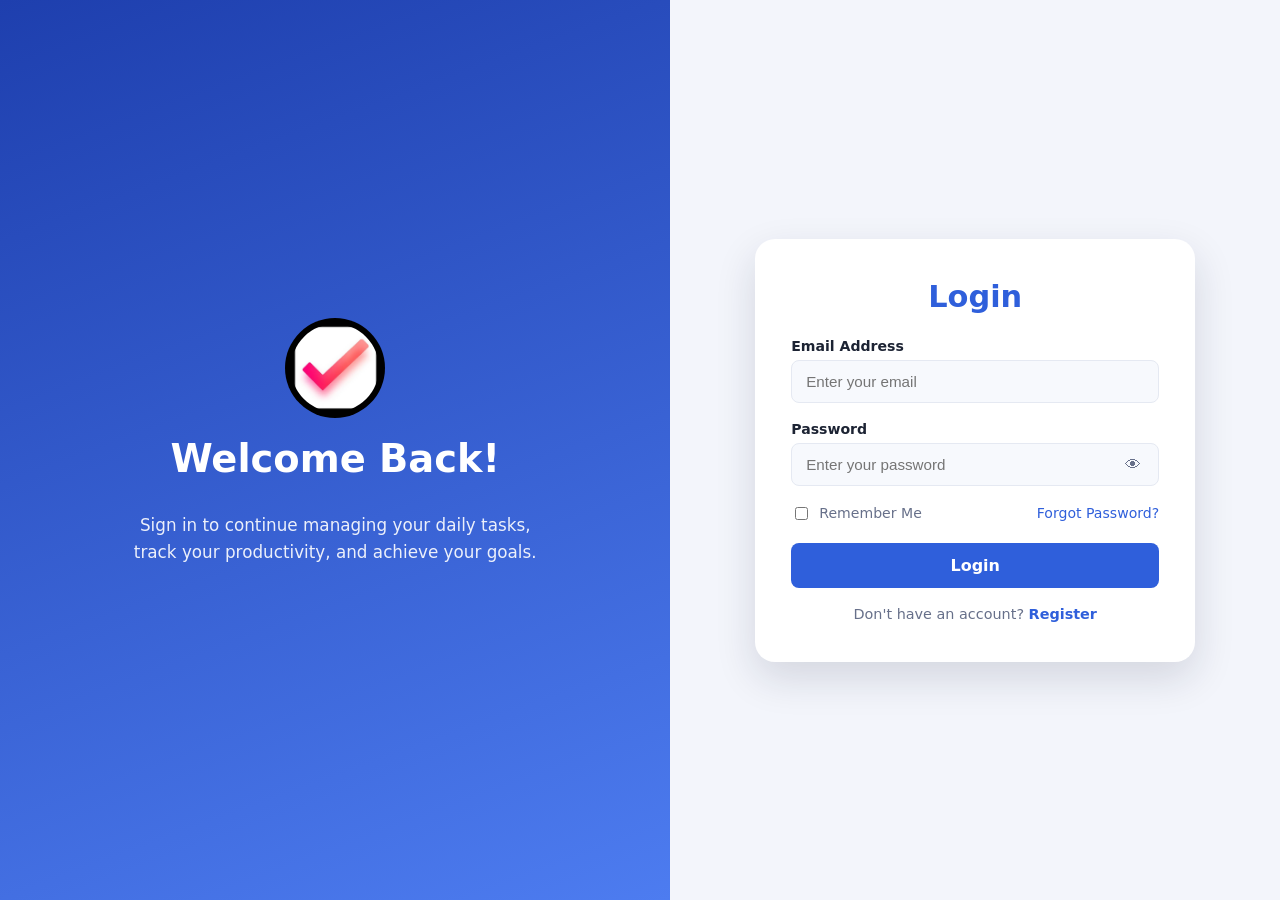
<file: src/main/resources/static/index.html>
<!DOCTYPE html>
<html lang="en">
<head>
<meta charset="UTF-8">
<title>Todo Manager</title>
<script>
    // Entry point: send logged-in users to the dashboard, everyone else to login.
    const raw = localStorage.getItem('todo_user');
    window.location.replace(raw ? 'dashboard.html' : 'login.html');
</script>
</head>
<body>
</body>
</html>
</file>
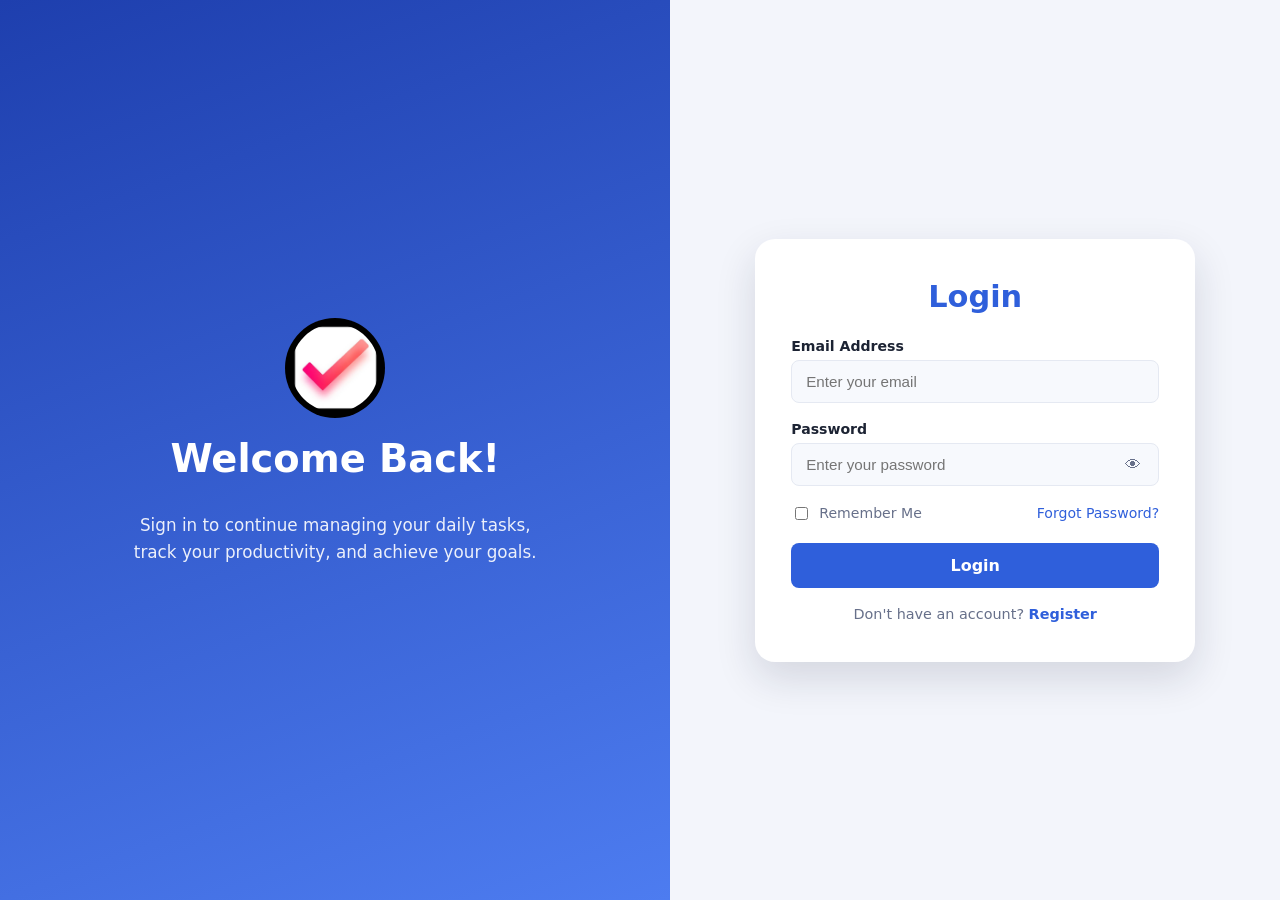
<file: src/main/resources/static/calendar.html>
<!DOCTYPE html>
<html lang="en">
<head>
<meta charset="UTF-8">
<meta name="viewport" content="width=device-width, initial-scale=1.0">
<title>Calendar — Todo Manager</title>
<link rel="stylesheet" href="css/style.css">
</head>
<body>
<div class="app-shell">
    <aside class="sidebar">
        <div class="brand"><img src="img/logo.jpeg" alt="Logo" class="brand-logo"> Todo Manager</div>
        <nav>
            <a href="dashboard.html"><span class="icon">🏠</span> Dashboard</a>
            <a href="calendar.html" class="active"><span class="icon">📅</span> Calendar</a>
            <a href="profile.html"><span class="icon">⭐</span> Profile</a>
            <a href="#" id="categoriesLink"><span class="icon">📁</span> Categories</a>
            <a href="profile.html"><span class="icon">⚙️</span> Settings</a>
        </nav>
        <button class="btn-logout" id="logoutBtn">Logout</button>
    </aside>

    <main class="main">
        <div class="main-header">
            <h1>Calendar</h1>
            <div class="header-actions">
                <button class="icon-btn" id="themeToggleBtn" title="Toggle dark / light theme">🌙</button>
                <button class="btn-add" id="addTaskBtn">+ Add Task</button>
            </div>
        </div>

        <div class="calendar-wrap">
            <div>
                <div class="panel">
                    <div class="calendar-nav">
                        <button id="prevMonth">‹</button>
                        <div class="month-label" id="monthLabel"></div>
                        <button id="nextMonth">›</button>
                    </div>
                    <div class="calendar-grid" id="calendarGrid"></div>
                </div>
            </div>

            <div class="day-detail-panel">
                <h3 id="selectedDateLabel">Select a day</h3>
                <div class="task-list" id="dayTaskList"></div>
            </div>
        </div>
    </main>
</div>

<!-- Add / Edit Task Modal (same as dashboard) -->
<div class="modal-overlay" id="taskModalOverlay">
    <div class="modal">
        <h2 id="modalTitle">Add Task</h2>
        <div class="form-error" id="taskErrorBox"></div>
        <form id="taskForm">
            <input type="hidden" id="taskId">
            <div class="field">
                <label for="taskTitle">Title</label>
                <input type="text" id="taskTitle" placeholder="e.g. Finish project report" required>
            </div>
            <div class="field">
                <label for="taskDescription">Description</label>
                <input type="text" id="taskDescription" placeholder="Optional details">
            </div>
            <div class="field-row">
                <div class="field">
                    <label for="taskCategory">Category</label>
                    <input type="text" id="taskCategory" placeholder="e.g. Work, Study">
                </div>
                <div class="field">
                    <label for="taskPriority">Priority</label>
                    <select id="taskPriority">
                        <option value="Low">Low</option>
                        <option value="Medium" selected>Medium</option>
                        <option value="High">High</option>
                    </select>
                </div>
            </div>
            <div class="field-row">
                <div class="field">
                    <label for="taskDueDate">Due Date</label>
                    <input type="date" id="taskDueDate" required>
                </div>
                <div class="field">
                    <label for="taskDueTime">Due Time</label>
                    <input type="time" id="taskDueTime">
                </div>
            </div>
            <div class="field">
                <label for="taskReminder">Remind me before (minutes)</label>
                <input type="number" id="taskReminder" value="15" min="0">
            </div>
            <div class="modal-actions">
                <button type="button" class="btn-secondary" id="cancelTaskBtn">Cancel</button>
                <button type="submit" class="btn-primary" id="saveTaskBtn">Save Task</button>
            </div>
        </form>
    </div>
</div>

<script src="js/common.js"></script>
<script src="js/calendar.js"></script>
</body>
</html>
</file>
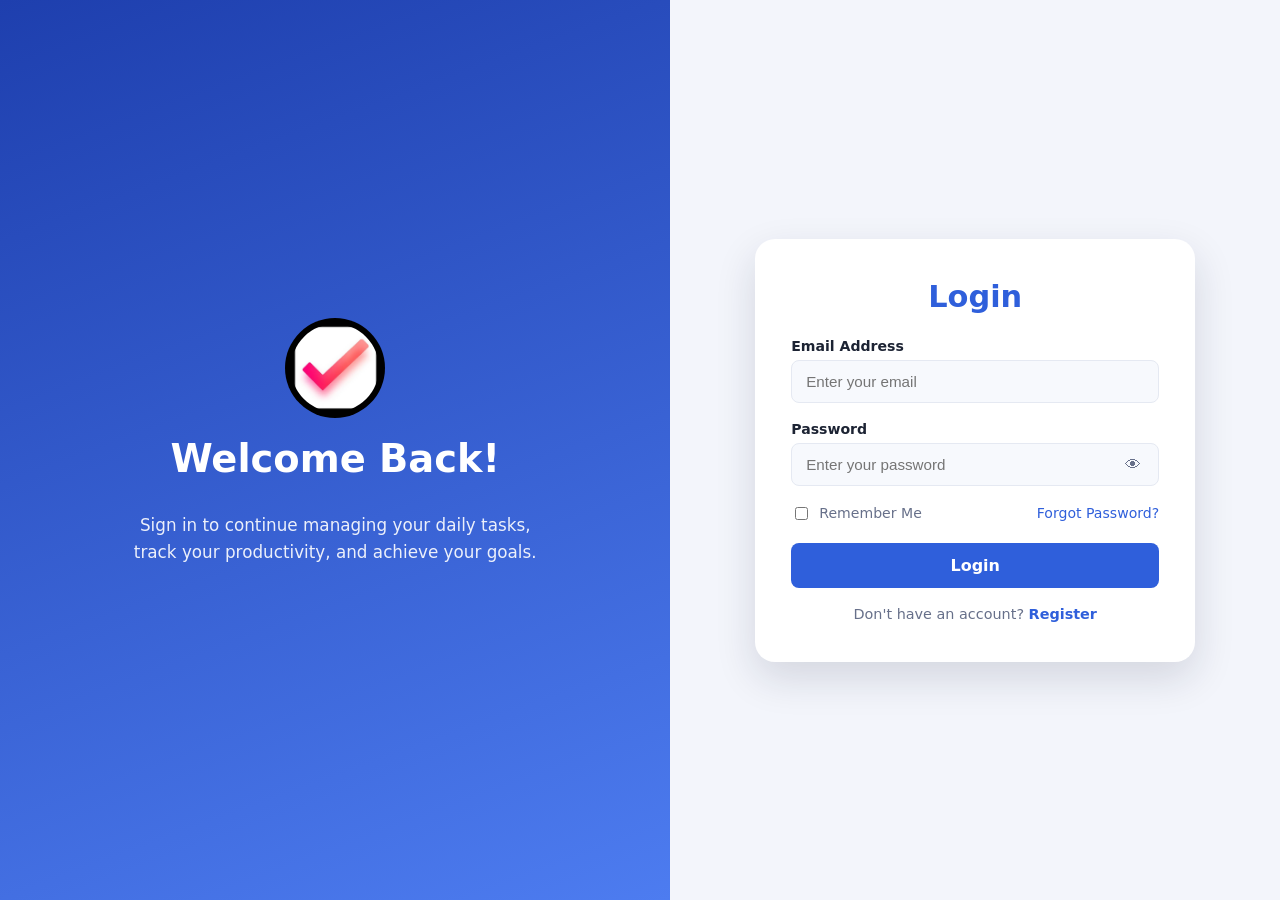
<file: src/main/resources/static/dashboard.html>
<!DOCTYPE html>
<html lang="en">
<head>
<meta charset="UTF-8">
<meta name="viewport" content="width=device-width, initial-scale=1.0">
<title>Dashboard — Todo Manager</title>
<link rel="stylesheet" href="css/style.css">
</head>
<body>
<div class="app-shell">
    <aside class="sidebar">
        <div class="brand"><img src="img/logo.jpeg" alt="Logo" class="brand-logo"> Todo Manager</div>
        <nav>
            <a href="dashboard.html" class="active"><span class="icon">🏠</span> Dashboard</a>
            <a href="calendar.html"><span class="icon">📅</span> Calendar</a>
            <a href="profile.html"><span class="icon">⭐</span> Profile</a>
            <a href="#" id="categoriesLink"><span class="icon">📁</span> Categories</a>
            <a href="#" id="settingsLink"><span class="icon">⚙️</span> Settings</a>
        </nav>
        <button class="btn-logout" id="logoutBtn">Logout</button>
    </aside>

    <main class="main">
        <div class="main-header">
            <h1 id="greeting">Hello 👋</h1>
            <div class="header-actions">
                <button class="icon-btn" id="themeToggleBtn" title="Toggle dark / light theme">🌙</button>
                <button class="icon-btn" id="notifBtn">🔔<span class="notif-dot" id="notifDot"></span></button>
                <button class="btn-add" id="addTaskBtn">+ Add Task</button>
            </div>
        </div>

        <div class="notif-panel" id="notifPanel"></div>

        <div class="quote-banner">"Stay focused and never stop learning."</div>

        <div class="stats-grid">
            <div class="stat-card"><div class="label">Total Tasks</div><div class="value" id="statTotal">0</div></div>
            <div class="stat-card completed"><div class="label">Completed</div><div class="value" id="statCompleted">0</div></div>
            <div class="stat-card pending"><div class="label">Pending</div><div class="value" id="statPending">0</div></div>
            <div class="stat-card"><div class="label">Reward Points</div><div class="value" id="statRewardPoints">0</div></div>
        </div>

        <div class="panel">
            <h3>Today's Progress</h3>
            <div class="progress-track"><div class="progress-fill" id="progressFill"></div></div>
        </div>

        <div class="panel">
            <h3>Rewards, Badges &amp; Stickers</h3>
            <div class="rewards-row">
                <div class="reward-chip"><div class="emoji">⭐</div><div class="num" id="rewardPoints">0</div><div class="lbl">Points Earned</div></div>
                <div class="reward-chip"><div class="emoji">🏅</div><div class="num" id="badgeCount">0</div><div class="lbl">Badges Earned</div></div>
                <div class="reward-chip"><div class="emoji">🎟️</div><div class="num" id="stickerCount">0</div><div class="lbl">Stickers Earned</div></div>
            </div>
        </div>

        <div class="toolbar">
            <input type="text" class="search-input" id="searchInput" placeholder="Search Tasks...">
            <select class="filter-select" id="filterSelect">
                <option value="All">All Tasks</option>
                <option value="Pending">Pending</option>
                <option value="Completed">Completed</option>
                <option value="High">High Priority</option>
                <option value="Medium">Medium Priority</option>
                <option value="Low">Low Priority</option>
            </select>
        </div>

        <div class="task-list" id="taskList"></div>
    </main>
</div>

<!-- Add / Edit Task Modal -->
<div class="modal-overlay" id="taskModalOverlay">
    <div class="modal">
        <h2 id="modalTitle">Add Task</h2>
        <div class="form-error" id="taskErrorBox"></div>
        <form id="taskForm">
            <input type="hidden" id="taskId">
            <div class="field">
                <label for="taskTitle">Title</label>
                <input type="text" id="taskTitle" placeholder="e.g. Finish project report" required>
            </div>
            <div class="field">
                <label for="taskDescription">Description</label>
                <input type="text" id="taskDescription" placeholder="Optional details">
            </div>
            <div class="field-row">
                <div class="field">
                    <label for="taskCategory">Category</label>
                    <input type="text" id="taskCategory" placeholder="e.g. Work, Study">
                </div>
                <div class="field">
                    <label for="taskPriority">Priority</label>
                    <select id="taskPriority">
                        <option value="Low">Low</option>
                        <option value="Medium" selected>Medium</option>
                        <option value="High">High</option>
                    </select>
                </div>
            </div>
            <div class="field-row">
                <div class="field">
                    <label for="taskDueDate">Due Date</label>
                    <input type="date" id="taskDueDate">
                </div>
                <div class="field">
                    <label for="taskDueTime">Due Time</label>
                    <input type="time" id="taskDueTime">
                </div>
            </div>
            <div class="field">
                <label for="taskReminder">Remind me before (minutes)</label>
                <input type="number" id="taskReminder" value="15" min="0">
            </div>
            <div class="modal-actions">
                <button type="button" class="btn-secondary" id="cancelTaskBtn">Cancel</button>
                <button type="submit" class="btn-primary" id="saveTaskBtn">Save Task</button>
            </div>
        </form>
    </div>
</div>

<script src="js/common.js"></script>
<script src="js/dashboard.js"></script>
</body>
</html>
</file>
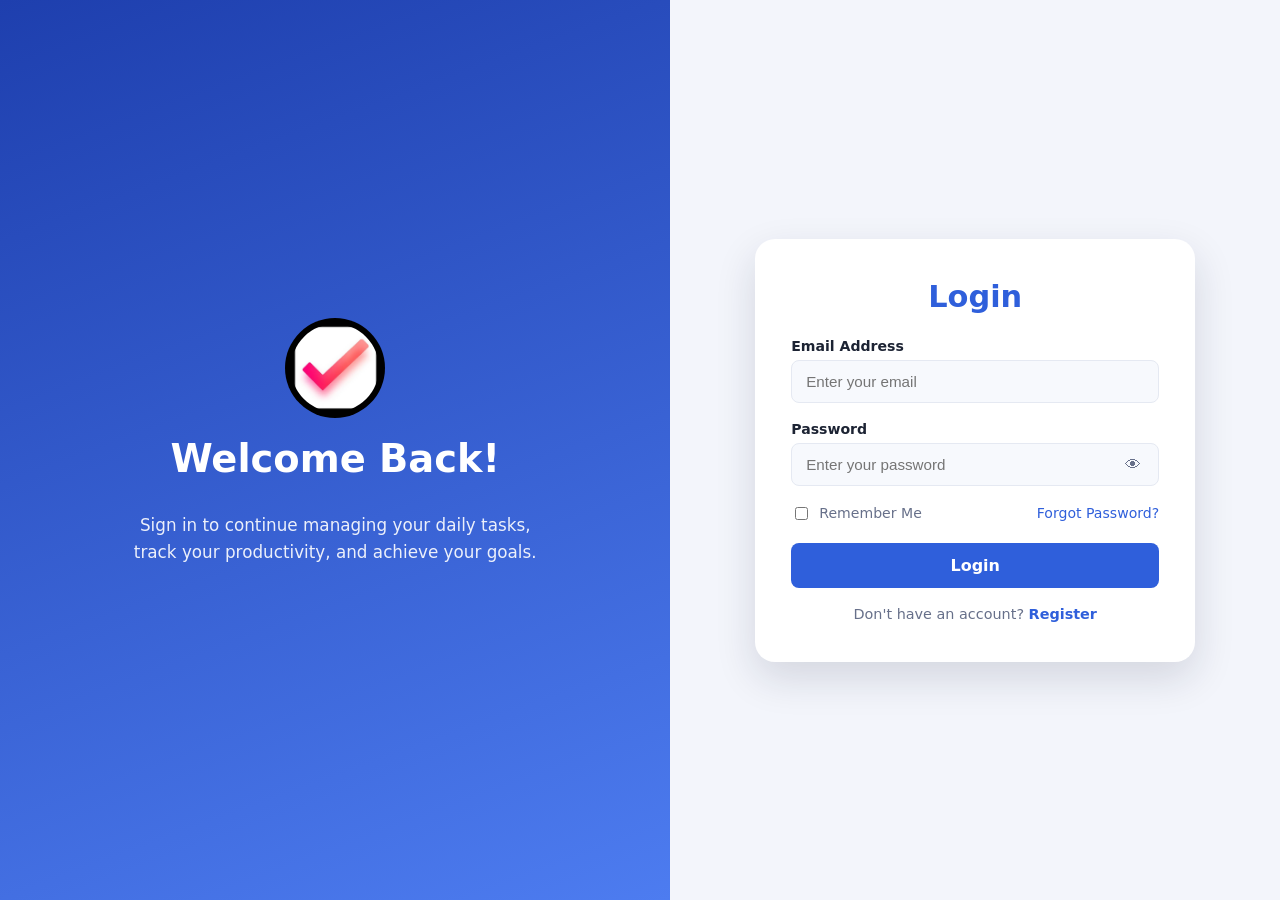
<file: src/main/resources/static/login.html>
<!DOCTYPE html>
<html lang="en">
<head>
<meta charset="UTF-8">
<meta name="viewport" content="width=device-width, initial-scale=1.0">
<title>Login — Todo Manager</title>
<link rel="stylesheet" href="css/style.css">
</head>
<body>
<div class="auth-wrapper">
    <div class="auth-hero">
        <div class="logo-mark"><img src="img/logo.jpeg" alt="Todo Manager logo"></div>
        <h1>Welcome Back!</h1>
        <p>Sign in to continue managing your daily tasks, track your productivity, and achieve your goals.</p>
    </div>
    <div class="auth-panel">
        <div class="auth-card">
            <h2>Login</h2>
            <div class="form-error" id="errorBox"></div>

            <form id="loginForm">
                <div class="field">
                    <label for="email">Email Address</label>
                    <input type="email" id="email" placeholder="Enter your email" required>
                </div>
                <div class="field">
                    <label for="password">Password</label>
                    <div class="password-field">
                        <input type="password" id="password" placeholder="Enter your password" required>
                        <button type="button" class="toggle-eye" id="toggleEye">👁</button>
                    </div>
                </div>
                <div class="checkbox-row">
                    <label><input type="checkbox" id="remember"> Remember Me</label>
                    <a href="#" id="forgotLink">Forgot Password?</a>
                </div>
                <button type="submit" class="btn-primary" id="loginBtn">Login</button>
            </form>

            <div class="auth-footer-link">
                Don't have an account? <a href="register.html">Register</a>
            </div>
        </div>
    </div>
</div>

<script src="js/common.js"></script>
<script>
    initThemeFromUser();

    document.getElementById('toggleEye').addEventListener('click', () => {
        const pw = document.getElementById('password');
        pw.type = pw.type === 'password' ? 'text' : 'password';
    });

    document.getElementById('forgotLink').addEventListener('click', (e) => {
        e.preventDefault();
        alert('Please contact support or your instructor to reset your password for this project demo.');
    });

    document.getElementById('loginForm').addEventListener('submit', async (e) => {
        e.preventDefault();
        const errorBox = document.getElementById('errorBox');
        errorBox.classList.remove('show');
        const btn = document.getElementById('loginBtn');
        btn.disabled = true;
        btn.textContent = 'Logging in...';

        try {
            const user = await apiRequest('/auth/login', {
                method: 'POST',
                body: JSON.stringify({
                    email: document.getElementById('email').value.trim(),
                    password: document.getElementById('password').value
                })
            });
            setCurrentUser(user);
            window.location.href = 'dashboard.html';
        } catch (err) {
            errorBox.textContent = err.message;
            errorBox.classList.add('show');
        } finally {
            btn.disabled = false;
            btn.textContent = 'Login';
        }
    });
</script>
</body>
</html>
</file>
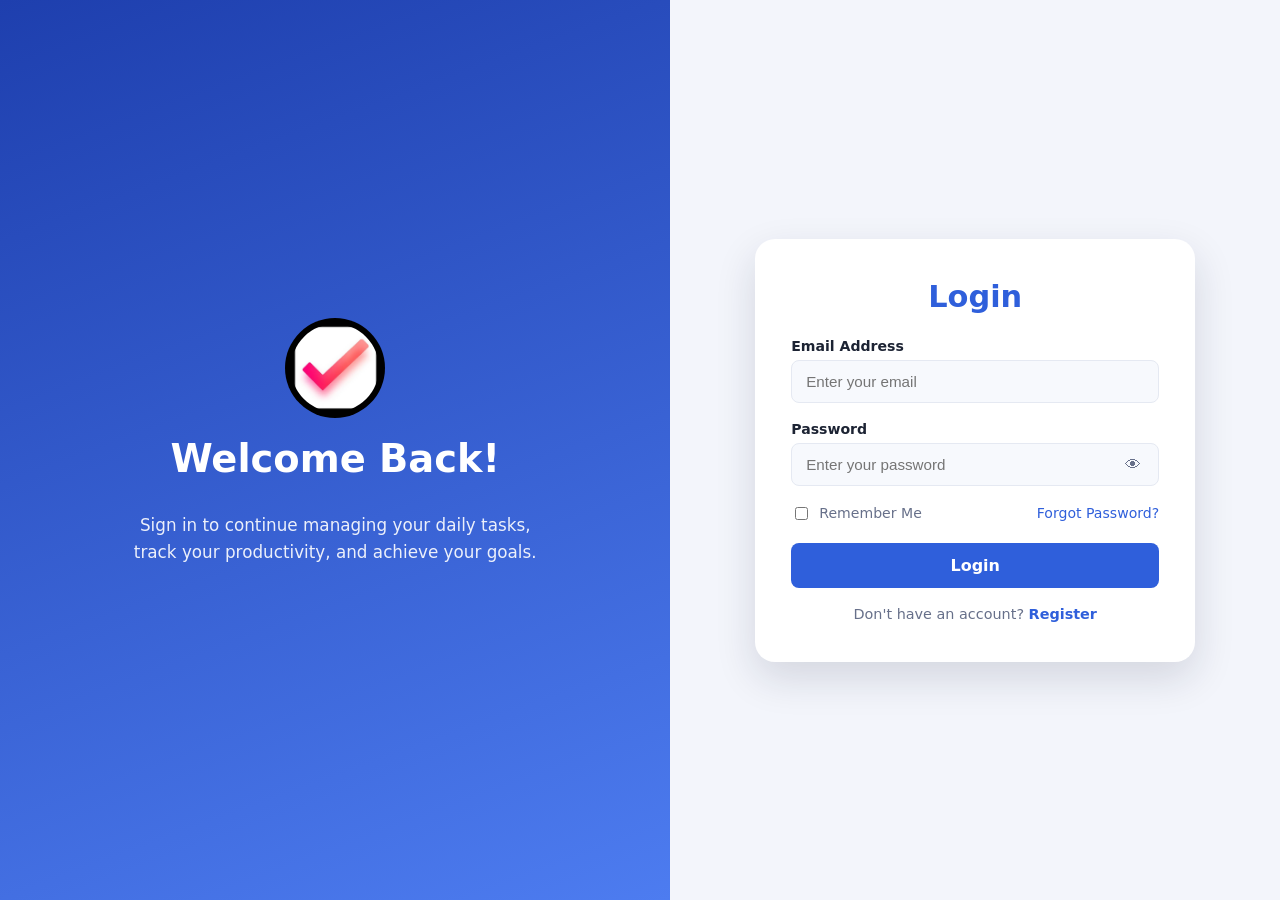
<file: src/main/resources/static/profile.html>
<!DOCTYPE html>
<html lang="en">
<head>
<meta charset="UTF-8">
<meta name="viewport" content="width=device-width, initial-scale=1.0">
<title>Profile — Todo Manager</title>
<link rel="stylesheet" href="css/style.css">
</head>
<body>
<div class="app-shell">
    <aside class="sidebar">
        <div class="brand"><img src="img/logo.jpeg" alt="Logo" class="brand-logo"> Todo Manager</div>
        <nav>
            <a href="dashboard.html"><span class="icon">🏠</span> Dashboard</a>
            <a href="calendar.html"><span class="icon">📅</span> Calendar</a>
            <a href="profile.html" class="active"><span class="icon">⭐</span> Profile</a>
            <a href="#" id="categoriesLink"><span class="icon">📁</span> Categories</a>
            <a href="profile.html"><span class="icon">⚙️</span> Settings</a>
        </nav>
        <button class="btn-logout" id="logoutBtn">Logout</button>
    </aside>

    <main class="main">
        <div class="main-header"><h1>Profile</h1>
            <button class="icon-btn" id="themeToggleBtn" title="Toggle dark / light theme">🌙</button>
        </div>

        <div class="form-success" id="successBox"></div>
        <div class="form-error" id="errorBox"></div>

        <div class="profile-grid">
            <div class="profile-photo-card">
                <img id="profileImg" src="img/default-profile.png" alt="Profile picture">
                <div>
                    <button class="change-photo-btn" id="changePhotoBtn">Change Photo</button>
                    <input type="file" id="photoInput" accept="image/*" style="display:none">
                </div>
                <div class="theme-toggle-row">
                    <span>🌙 Dark Theme</span>
                    <label class="switch">
                        <input type="checkbox" id="themeSwitch">
                        <span class="slider"></span>
                    </label>
                </div>
            </div>

            <div>
                <div class="panel">
                    <h3>Personal Details</h3>
                    <form id="profileForm">
                        <div class="field-row">
                            <div class="field">
                                <label for="fullName">Full Name</label>
                                <input type="text" id="fullName" required>
                            </div>
                            <div class="field">
                                <label for="username">Username</label>
                                <input type="text" id="username" required>
                            </div>
                        </div>
                        <div class="field-row">
                            <div class="field">
                                <label for="email">Email Address</label>
                                <input type="email" id="email" required>
                            </div>
                            <div class="field">
                                <label for="phone">Phone Number</label>
                                <input type="tel" id="phone">
                            </div>
                        </div>
                        <div class="field-row">
                            <div class="field">
                                <label for="dob">Date of Birth</label>
                                <input type="date" id="dob">
                            </div>
                            <div class="field">
                                <label for="country">Country</label>
                                <input type="text" id="country">
                            </div>
                        </div>
                        <div class="field">
                            <label for="gender">Gender</label>
                            <select id="gender">
                                <option value="">Prefer not to say</option>
                                <option value="Male">Male</option>
                                <option value="Female">Female</option>
                                <option value="Other">Other</option>
                            </select>
                        </div>
                        <button type="submit" class="btn-primary" id="saveProfileBtn" style="width:auto; padding:12px 28px;">Save Changes</button>
                    </form>
                </div>

                <div class="panel">
                    <h3>Change Password</h3>
                    <form id="passwordForm">
                        <div class="field-row">
                            <div class="field">
                                <label for="currentPassword">Current Password</label>
                                <input type="password" id="currentPassword" required>
                            </div>
                            <div class="field">
                                <label for="newPassword">New Password</label>
                                <input type="password" id="newPassword" minlength="6" required>
                            </div>
                        </div>
                        <button type="submit" class="btn-primary" id="savePasswordBtn" style="width:auto; padding:12px 28px;">Update Password</button>
                    </form>
                </div>
            </div>
        </div>
    </main>
</div>

<script src="js/common.js"></script>
<script src="js/profile.js"></script>
</body>
</html>
</file>
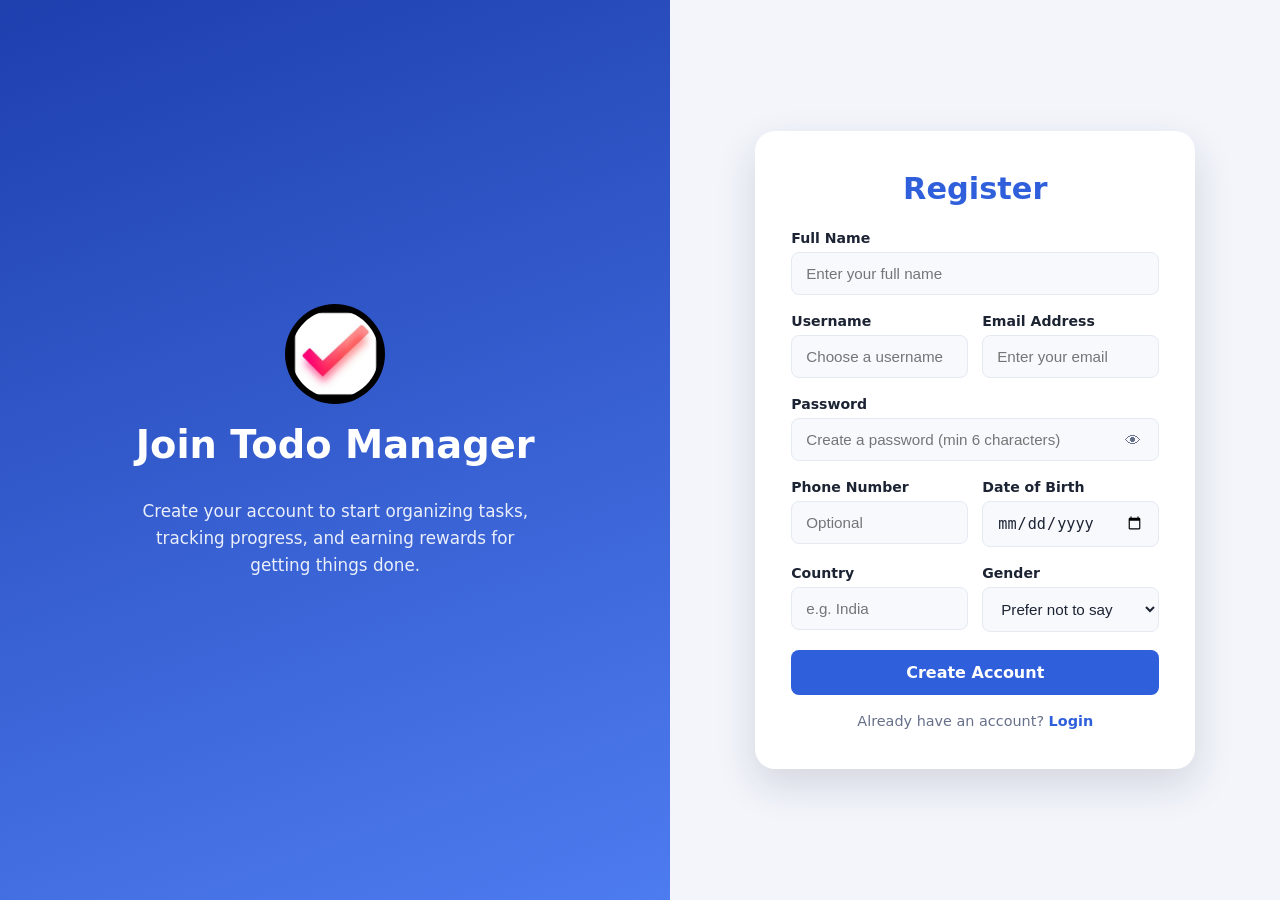
<file: src/main/resources/static/register.html>
<!DOCTYPE html>
<html lang="en">
<head>
<meta charset="UTF-8">
<meta name="viewport" content="width=device-width, initial-scale=1.0">
<title>Register — Todo Manager</title>
<link rel="stylesheet" href="css/style.css">
</head>
<body>
<div class="auth-wrapper">
    <div class="auth-hero">
        <div class="logo-mark"><img src="img/logo.jpeg" alt="Todo Manager logo"></div>
        <h1>Join Todo Manager</h1>
        <p>Create your account to start organizing tasks, tracking progress, and earning rewards for getting things done.</p>
    </div>
    <div class="auth-panel">
        <div class="auth-card">
            <h2>Register</h2>
            <div class="form-error" id="errorBox"></div>

            <form id="registerForm">
                <div class="field">
                    <label for="fullName">Full Name</label>
                    <input type="text" id="fullName" placeholder="Enter your full name" required>
                </div>
                <div class="field-row">
                    <div class="field">
                        <label for="username">Username</label>
                        <input type="text" id="username" placeholder="Choose a username" required>
                    </div>
                    <div class="field">
                        <label for="email">Email Address</label>
                        <input type="email" id="email" placeholder="Enter your email" required>
                    </div>
                </div>
                <div class="field">
                    <label for="password">Password</label>
                    <div class="password-field">
                        <input type="password" id="password" placeholder="Create a password (min 6 characters)" minlength="6" required>
                        <button type="button" class="toggle-eye" id="toggleEye">👁</button>
                    </div>
                </div>
                <div class="field-row">
                    <div class="field">
                        <label for="phone">Phone Number</label>
                        <input type="tel" id="phone" placeholder="Optional">
                    </div>
                    <div class="field">
                        <label for="dob">Date of Birth</label>
                        <input type="date" id="dob">
                    </div>
                </div>
                <div class="field-row">
                    <div class="field">
                        <label for="country">Country</label>
                        <input type="text" id="country" placeholder="e.g. India">
                    </div>
                    <div class="field">
                        <label for="gender">Gender</label>
                        <select id="gender">
                            <option value="">Prefer not to say</option>
                            <option value="Male">Male</option>
                            <option value="Female">Female</option>
                            <option value="Other">Other</option>
                        </select>
                    </div>
                </div>
                <button type="submit" class="btn-primary" id="registerBtn">Create Account</button>
            </form>

            <div class="auth-footer-link">
                Already have an account? <a href="login.html">Login</a>
            </div>
        </div>
    </div>
</div>

<script src="js/common.js"></script>
<script>
    initThemeFromUser();

    document.getElementById('toggleEye').addEventListener('click', () => {
        const pw = document.getElementById('password');
        pw.type = pw.type === 'password' ? 'text' : 'password';
    });

    document.getElementById('registerForm').addEventListener('submit', async (e) => {
        e.preventDefault();
        const errorBox = document.getElementById('errorBox');
        errorBox.classList.remove('show');
        const btn = document.getElementById('registerBtn');
        btn.disabled = true;
        btn.textContent = 'Creating account...';

        const payload = {
            fullName: document.getElementById('fullName').value.trim(),
            username: document.getElementById('username').value.trim(),
            email: document.getElementById('email').value.trim(),
            password: document.getElementById('password').value,
            phone: document.getElementById('phone').value.trim() || null,
            dob: document.getElementById('dob').value || null,
            country: document.getElementById('country').value.trim() || null,
            gender: document.getElementById('gender').value || null
        };

        try {
            const user = await apiRequest('/auth/register', {
                method: 'POST',
                body: JSON.stringify(payload)
            });
            setCurrentUser(user);
            window.location.href = 'dashboard.html';
        } catch (err) {
            errorBox.textContent = err.message;
            errorBox.classList.add('show');
        } finally {
            btn.disabled = false;
            btn.textContent = 'Create Account';
        }
    });
</script>
</body>
</html>
</file>
<file: src/main/resources/static/css/style.css>
/* =========================================================
   Todo Manager — shared stylesheet
   Matches the blue login + card-based dashboard reference design.
   Theme is driven by data-theme="light|dark" on <html>.
   ========================================================= */

:root {
    --primary: #2f5fdb;
    --primary-dark: #2347b0;
    --primary-light: #e8eefc;
    --gradient-start: #1e3fae;
    --gradient-end: #4d7cf0;

    --bg: #f3f5fb;
    --surface: #ffffff;
    --surface-alt: #f7f9fd;
    --border: #e5e9f2;

    --text: #1c2333;
    --text-muted: #67708a;
    --text-faint: #9aa2b8;

    --success: #22a35e;
    --warning: #e5a028;
    --danger: #e0473f;

    --radius-sm: 8px;
    --radius-md: 14px;
    --radius-lg: 20px;
    --shadow-sm: 0 1px 2px rgba(20, 30, 60, 0.06);
    --shadow-md: 0 8px 24px rgba(20, 30, 60, 0.08);
    --shadow-lg: 0 16px 40px rgba(20, 30, 60, 0.14);
}

html[data-theme="dark"] {
    --primary: #6a8dff;
    --primary-dark: #4d70e0;
    --primary-light: #202a45;
    --gradient-start: #0e1730;
    --gradient-end: #2c3f7a;

    --bg: #10141f;
    --surface: #171d2c;
    --surface-alt: #1c2335;
    --border: #2a3247;

    --text: #eef1f8;
    --text-muted: #a4acc4;
    --text-faint: #6b7391;

    --success: #3fc17d;
    --warning: #f0b94a;
    --danger: #f0655c;

    --shadow-sm: 0 1px 2px rgba(0, 0, 0, 0.3);
    --shadow-md: 0 8px 24px rgba(0, 0, 0, 0.35);
    --shadow-lg: 0 16px 40px rgba(0, 0, 0, 0.45);
}

* { box-sizing: border-box; }

body {
    margin: 0;
    font-family: 'Poppins', 'Segoe UI', system-ui, sans-serif;
    background: var(--bg);
    color: var(--text);
    transition: background .2s ease, color .2s ease;
}

a { color: var(--primary); text-decoration: none; }
a:hover { text-decoration: underline; }

button { font-family: inherit; cursor: pointer; }

/* ---------- Auth pages (login / register) ---------- */
.auth-wrapper {
    min-height: 100vh;
    display: grid;
    grid-template-columns: 1.1fr 1fr;
}
.auth-hero {
    background: linear-gradient(160deg, var(--gradient-start), var(--gradient-end));
    color: #fff;
    display: flex;
    flex-direction: column;
    align-items: center;
    justify-content: center;
    text-align: center;
    padding: 48px;
}
.auth-hero .logo-mark {
    font-size: 42px;
    margin-bottom: 18px;
}
.auth-hero h1 {
    font-size: 2.4rem;
    margin: 0 0 14px;
    font-weight: 800;
}
.auth-hero p {
    max-width: 420px;
    font-size: 1.05rem;
    opacity: .9;
    line-height: 1.6;
}
.auth-panel {
    display: flex;
    align-items: center;
    justify-content: center;
    padding: 32px;
    background: var(--bg);
}
.auth-card {
    width: 100%;
    max-width: 440px;
    background: var(--surface);
    border-radius: var(--radius-lg);
    box-shadow: var(--shadow-lg);
    padding: 40px 36px;
}
.auth-card h2 {
    text-align: center;
    color: var(--primary);
    font-size: 1.9rem;
    margin: 0 0 24px;
    font-weight: 800;
}
.field { margin-bottom: 18px; }
.field label {
    display: block;
    font-weight: 600;
    font-size: .88rem;
    margin-bottom: 6px;
    color: var(--text);
}
.field input, .field select {
    width: 100%;
    padding: 12px 14px;
    border: 1px solid var(--border);
    border-radius: var(--radius-sm);
    background: var(--surface-alt);
    color: var(--text);
    font-size: .95rem;
}
.field input:focus, .field select:focus {
    outline: none;
    border-color: var(--primary);
    background: var(--surface);
}
.field-row { display: flex; gap: 14px; }
.field-row .field { flex: 1; }
.password-field { position: relative; }
.password-field .toggle-eye {
    position: absolute;
    right: 12px;
    top: 50%;
    transform: translateY(-50%);
    background: none;
    border: none;
    color: var(--text-muted);
    font-size: 1rem;
}
.checkbox-row {
    display: flex;
    align-items: center;
    justify-content: space-between;
    margin-bottom: 20px;
    font-size: .88rem;
}
.checkbox-row label { display: flex; align-items: center; gap: 8px; color: var(--text-muted); }

.btn-primary {
    width: 100%;
    padding: 13px;
    background: var(--primary);
    color: #fff;
    border: none;
    border-radius: var(--radius-sm);
    font-weight: 700;
    font-size: 1rem;
    transition: background .15s ease, transform .1s ease;
}
.btn-primary:hover { background: var(--primary-dark); }
.btn-primary:active { transform: scale(0.99); }
.btn-primary:disabled { opacity: .6; cursor: not-allowed; }

.auth-footer-link { text-align: center; margin-top: 18px; font-size: .9rem; color: var(--text-muted); }
.auth-footer-link a { font-weight: 700; }

.form-error {
    background: #fdecea;
    color: var(--danger);
    border: 1px solid #f6c3bf;
    border-radius: var(--radius-sm);
    padding: 10px 14px;
    font-size: .87rem;
    margin-bottom: 16px;
    display: none;
}
html[data-theme="dark"] .form-error { background: #3a1e1c; border-color: #5a2e2a; }
.form-error.show { display: block; }

.form-success {
    background: #e7f8ee;
    color: var(--success);
    border: 1px solid #b9ebcd;
    border-radius: var(--radius-sm);
    padding: 10px 14px;
    font-size: .87rem;
    margin-bottom: 16px;
    display: none;
}
html[data-theme="dark"] .form-success { background: #113522; border-color: #1f5636; }
.form-success.show { display: block; }

/* ---------- App shell (dashboard / calendar / profile) ---------- */
.app-shell { display: flex; min-height: 100vh; }

.sidebar {
    width: 250px;
    flex-shrink: 0;
    background: var(--surface);
    border-right: 1px solid var(--border);
    padding: 26px 20px;
    display: flex;
    flex-direction: column;
}
.sidebar .brand {
    font-size: 1.35rem;
    font-weight: 800;
    color: var(--primary);
    margin-bottom: 30px;
    display: flex;
    align-items: center;
    gap: 8px;
}
.brand-logo {
    width: 32px;
    height: 32px;
    object-fit: contain;
    border-radius: 50%;
    background: #000;
    padding: 2px;
    display: block;
}
.auth-hero .logo-mark img {
    width: 100px;
    height: 100px;
    object-fit: contain;
    border-radius: 100%;
    background: #000;
    padding: 6px;
    display: block;
}
.sidebar nav { display: flex; flex-direction: column; gap: 6px; flex: 1; }
.sidebar nav a {
    display: flex;
    align-items: center;
    gap: 12px;
    padding: 12px 16px;
    border-radius: var(--radius-sm);
    color: var(--text-muted);
    font-weight: 600;
    font-size: .95rem;
}
.sidebar nav a:hover { background: var(--surface-alt); text-decoration: none; }
.sidebar nav a.active { background: var(--primary); color: #fff; }
.sidebar nav a .icon { font-size: 1.05rem; width: 20px; text-align: center; }

.btn-logout {
    margin-top: 16px;
    padding: 12px;
    background: var(--danger);
    color: #fff;
    border: none;
    border-radius: var(--radius-sm);
    font-weight: 700;
}
.btn-logout:hover { opacity: .92; }

.main {
    flex: 1;
    padding: 32px 40px;
    max-width: calc(100% - 250px);
}
.main-header {
    display: flex;
    align-items: center;
    justify-content: space-between;
    margin-bottom: 22px;
    flex-wrap: wrap;
    gap: 12px;
}
.main-header h1 { margin: 0; font-size: 1.9rem; font-weight: 800; }

.header-actions { display: flex; align-items: center; gap: 12px; }

.btn-add {
    background: var(--primary);
    color: #fff;
    border: none;
    padding: 12px 20px;
    border-radius: var(--radius-sm);
    font-weight: 700;
    font-size: .95rem;
    display: inline-flex;
    align-items: center;
    gap: 8px;
}
.btn-add:hover { background: var(--primary-dark); }

.icon-btn {
    width: 42px; height: 42px;
    border-radius: 50%;
    border: 1px solid var(--border);
    background: var(--surface);
    display: flex; align-items: center; justify-content: center;
    font-size: 1.1rem;
    position: relative;
    color: var(--text);
}
.icon-btn:hover { background: var(--surface-alt); }
.notif-dot {
    position: absolute; top: 6px; right: 6px;
    width: 9px; height: 9px; border-radius: 50%;
    background: var(--danger);
    display: none;
}
.notif-dot.show { display: block; }

.quote-banner {
    background: var(--primary-light);
    color: var(--primary-dark);
    border-radius: var(--radius-md);
    padding: 18px 24px;
    font-weight: 600;
    margin-bottom: 24px;
}

.stats-grid {
    display: grid;
    grid-template-columns: repeat(auto-fit, minmax(180px, 1fr));
    gap: 20px;
    margin-bottom: 24px;
}
.stat-card {
    background: var(--surface);
    border-radius: var(--radius-md);
    padding: 22px;
    text-align: center;
    box-shadow: var(--shadow-sm);
    border: 1px solid var(--border);
}
.stat-card .label { color: var(--text-muted); font-weight: 600; font-size: .9rem; margin-bottom: 8px; }
.stat-card .value { font-size: 2rem; font-weight: 800; color: var(--primary); }
.stat-card.completed .value { color: var(--success); }
.stat-card.pending .value { color: var(--warning); }

.panel {
    background: var(--surface);
    border-radius: var(--radius-md);
    padding: 24px;
    box-shadow: var(--shadow-sm);
    border: 1px solid var(--border);
    margin-bottom: 24px;
}
.panel h3 { margin: 0 0 16px; font-size: 1.15rem; font-weight: 800; }

.progress-track {
    width: 100%; height: 12px;
    background: var(--surface-alt);
    border-radius: 8px;
    overflow: hidden;
}
.progress-fill {
    height: 100%;
    background: linear-gradient(90deg, var(--gradient-start), var(--gradient-end));
    border-radius: 8px;
    transition: width .4s ease;
    width: 0%;
}

.rewards-row { display: flex; gap: 16px; flex-wrap: wrap; }
.reward-chip {
    background: var(--surface-alt);
    border: 1px solid var(--border);
    border-radius: var(--radius-md);
    padding: 16px 20px;
    text-align: center;
    min-width: 120px;
}
.reward-chip .emoji { font-size: 1.6rem; }
.reward-chip .num { font-size: 1.3rem; font-weight: 800; color: var(--primary); }
.reward-chip .lbl { font-size: .8rem; color: var(--text-muted); font-weight: 600; }

.toolbar {
    display: flex; gap: 14px; margin-bottom: 20px; flex-wrap: wrap;
}
.search-input {
    flex: 1; min-width: 220px;
    padding: 12px 16px;
    border-radius: var(--radius-sm);
    border: 1px solid var(--border);
    background: var(--surface);
    color: var(--text);
    font-size: .92rem;
}
.filter-select {
    padding: 12px 16px;
    border-radius: var(--radius-sm);
    border: 1px solid var(--border);
    background: var(--surface);
    color: var(--text);
    font-size: .92rem;
}
.search-input:focus, .filter-select:focus { outline: none; border-color: var(--primary); }

.task-list { display: flex; flex-direction: column; gap: 12px; }
.task-card {
    background: var(--surface);
    border: 1px solid var(--border);
    border-left: 4px solid var(--primary);
    border-radius: var(--radius-sm);
    padding: 16px 18px;
    display: flex;
    align-items: center;
    gap: 16px;
}
.task-card.priority-High { border-left-color: var(--danger); }
.task-card.priority-Medium { border-left-color: var(--warning); }
.task-card.priority-Low { border-left-color: var(--success); }
.task-card.completed { opacity: .6; }
.task-card.completed .task-title { text-decoration: line-through; }

.task-check {
    height: 34px;
    padding: 0 14px;
    border-radius: 20px;
    border: 2px solid var(--primary);
    background: transparent;
    color: var(--primary);
    flex-shrink: 0;
    display: flex; align-items: center; justify-content: center;
    gap: 6px;
    font-size: .8rem;
    font-weight: 700;
    white-space: nowrap;
}
.task-check:hover { background: var(--primary-light); }
.task-card.completed .task-check { background: var(--success); border-color: var(--success); color: #fff; }

.task-body { flex: 1; min-width: 0; }
.task-title { font-weight: 700; font-size: 1rem; margin: 0 0 4px; }
.task-meta { display: flex; gap: 10px; flex-wrap: wrap; font-size: .8rem; color: var(--text-muted); }
.badge {
    padding: 2px 10px;
    border-radius: 20px;
    font-weight: 700;
    font-size: .72rem;
}
.badge.High { background: #fde3e1; color: var(--danger); }
.badge.Medium { background: #fdf1da; color: var(--warning); }
.badge.Low { background: #dff5e7; color: var(--success); }
html[data-theme="dark"] .badge.High { background: #3a1e1c; }
html[data-theme="dark"] .badge.Medium { background: #3a2f14; }
html[data-theme="dark"] .badge.Low { background: #113522; }

.task-actions { display: flex; gap: 8px; }
.task-actions button {
    background: var(--surface-alt);
    border: 1px solid var(--border);
    color: var(--text-muted);
    width: 34px; height: 34px;
    border-radius: var(--radius-sm);
}
.task-actions button:hover { background: var(--primary-light); color: var(--primary); }
.task-actions button.delete:hover { background: #fde3e1; color: var(--danger); }

.empty-state {
    text-align: center;
    padding: 40px 20px;
    color: var(--text-faint);
}
.empty-state .emoji { font-size: 2.4rem; margin-bottom: 10px; }

/* ---------- Reward toast ---------- */
.reward-toast {
    position: fixed;
    bottom: 28px;
    left: 50%;
    transform: translateX(-50%) translateY(20px);
    background: linear-gradient(120deg, var(--gradient-start), var(--gradient-end));
    color: #fff;
    padding: 16px 26px;
    border-radius: var(--radius-md);
    box-shadow: var(--shadow-lg);
    font-weight: 700;
    font-size: 1rem;
    opacity: 0;
    pointer-events: none;
    transition: opacity .25s ease, transform .25s ease;
    z-index: 200;
    display: flex;
    align-items: center;
    gap: 10px;
}
.reward-toast.show {
    opacity: 1;
    transform: translateX(-50%) translateY(0);
}

/* ---------- Modal ---------- */
.modal-overlay {
    position: fixed; inset: 0;
    background: rgba(10, 14, 26, .5);
    display: none;
    align-items: center; justify-content: center;
    z-index: 100;
    padding: 20px;
}
.modal-overlay.show { display: flex; }
.modal {
    background: var(--surface);
    border-radius: var(--radius-lg);
    padding: 30px;
    width: 100%; max-width: 520px;
    max-height: 90vh;
    overflow-y: auto;
    box-shadow: var(--shadow-lg);
}
.modal h2 { margin: 0 0 20px; font-size: 1.4rem; font-weight: 800; }
.modal-actions { display: flex; gap: 12px; margin-top: 8px; }
.btn-secondary {
    flex: 1;
    padding: 12px;
    background: var(--surface-alt);
    border: 1px solid var(--border);
    color: var(--text);
    border-radius: var(--radius-sm);
    font-weight: 700;
}
.btn-secondary:hover { background: var(--border); }
.modal-actions .btn-primary { flex: 1.4; }

/* ---------- Calendar ---------- */
.calendar-wrap { display: grid; grid-template-columns: 1fr 340px; gap: 24px; }
.calendar-nav { display: flex; align-items: center; justify-content: space-between; margin-bottom: 16px; }
.calendar-nav .month-label { font-size: 1.2rem; font-weight: 800; }
.calendar-nav button {
    background: var(--surface-alt);
    border: 1px solid var(--border);
    width: 36px; height: 36px;
    border-radius: 50%;
    color: var(--text);
}
.calendar-grid {
    display: grid;
    grid-template-columns: repeat(7, 1fr);
    gap: 6px;
}
.calendar-grid .dow {
    text-align: center;
    font-size: .78rem;
    font-weight: 700;
    color: var(--text-muted);
    padding-bottom: 6px;
}
.day-cell {
    aspect-ratio: 1;
    border-radius: var(--radius-sm);
    border: 1px solid var(--border);
    background: var(--surface);
    padding: 8px;
    display: flex;
    flex-direction: column;
    cursor: pointer;
    position: relative;
}
.day-cell:hover { border-color: var(--primary); }
.day-cell.empty { background: transparent; border: none; cursor: default; }
.day-cell.today { border-color: var(--primary); border-width: 2px; }
.day-cell.selected { background: var(--primary-light); }
.day-cell .day-num { font-weight: 700; font-size: .9rem; }
.day-cell .dot-row { display: flex; gap: 3px; margin-top: auto; flex-wrap: wrap; }
.day-cell .dot { width: 6px; height: 6px; border-radius: 50%; background: var(--primary); }
.day-cell .dot.done { background: var(--success); }

.day-detail-panel { background: var(--surface); border: 1px solid var(--border); border-radius: var(--radius-md); padding: 20px; box-shadow: var(--shadow-sm); height: fit-content; }
.day-detail-panel h3 { margin: 0 0 14px; }

.notif-panel {
    position: absolute;
    top: 70px; right: 40px;
    width: 340px;
    background: var(--surface);
    border: 1px solid var(--border);
    border-radius: var(--radius-md);
    box-shadow: var(--shadow-lg);
    padding: 10px;
    display: none;
    max-height: 400px;
    overflow-y: auto;
    z-index: 50;
}
.notif-panel.show { display: block; }
.notif-item { padding: 12px; border-radius: var(--radius-sm); font-size: .87rem; }
.notif-item:hover { background: var(--surface-alt); }
.notif-item.unread { background: var(--primary-light); }
.notif-item .time { color: var(--text-faint); font-size: .75rem; margin-top: 4px; }

/* ---------- Profile ---------- */
.profile-grid { display: grid; grid-template-columns: 260px 1fr; gap: 24px; }
.profile-photo-card { background: var(--surface); border: 1px solid var(--border); border-radius: var(--radius-md); padding: 26px; text-align: center; height: fit-content; }
.profile-photo-card img {
    width: 140px; height: 140px; border-radius: 50%;
    object-fit: cover; border: 4px solid var(--primary-light);
    margin-bottom: 14px;
}
.profile-photo-card .change-photo-btn {
    background: var(--primary-light); color: var(--primary);
    border: none; padding: 8px 16px; border-radius: 20px;
    font-weight: 700; font-size: .82rem;
}
.theme-toggle-row {
    display: flex; align-items: center; justify-content: space-between;
    margin-top: 20px; padding-top: 20px; border-top: 1px solid var(--border);
}
.switch { position: relative; width: 48px; height: 26px; }
.switch input { opacity: 0; width: 0; height: 0; }
.slider {
    position: absolute; cursor: pointer; inset: 0;
    background: var(--border); border-radius: 26px; transition: .2s;
}
.slider:before {
    content: ""; position: absolute; height: 20px; width: 20px;
    left: 3px; bottom: 3px; background: #fff; border-radius: 50%; transition: .2s;
}
input:checked + .slider { background: var(--primary); }
input:checked + .slider:before { transform: translateX(22px); }

/* ---------- Responsive ---------- */
@media (max-width: 900px) {
    .auth-wrapper { grid-template-columns: 1fr; }
    .auth-hero { display: none; }
    .app-shell { flex-direction: column; }
    .sidebar { width: 100%; flex-direction: row; align-items: center; padding: 14px 18px; }
    .sidebar nav { flex-direction: row; flex: none; }
    .sidebar .brand { margin-bottom: 0; margin-right: auto; }
    .btn-logout { margin-top: 0; }
    .main { max-width: 100%; padding: 24px 18px; }
    .calendar-wrap { grid-template-columns: 1fr; }
    .profile-grid { grid-template-columns: 1fr; }
}
</file>
